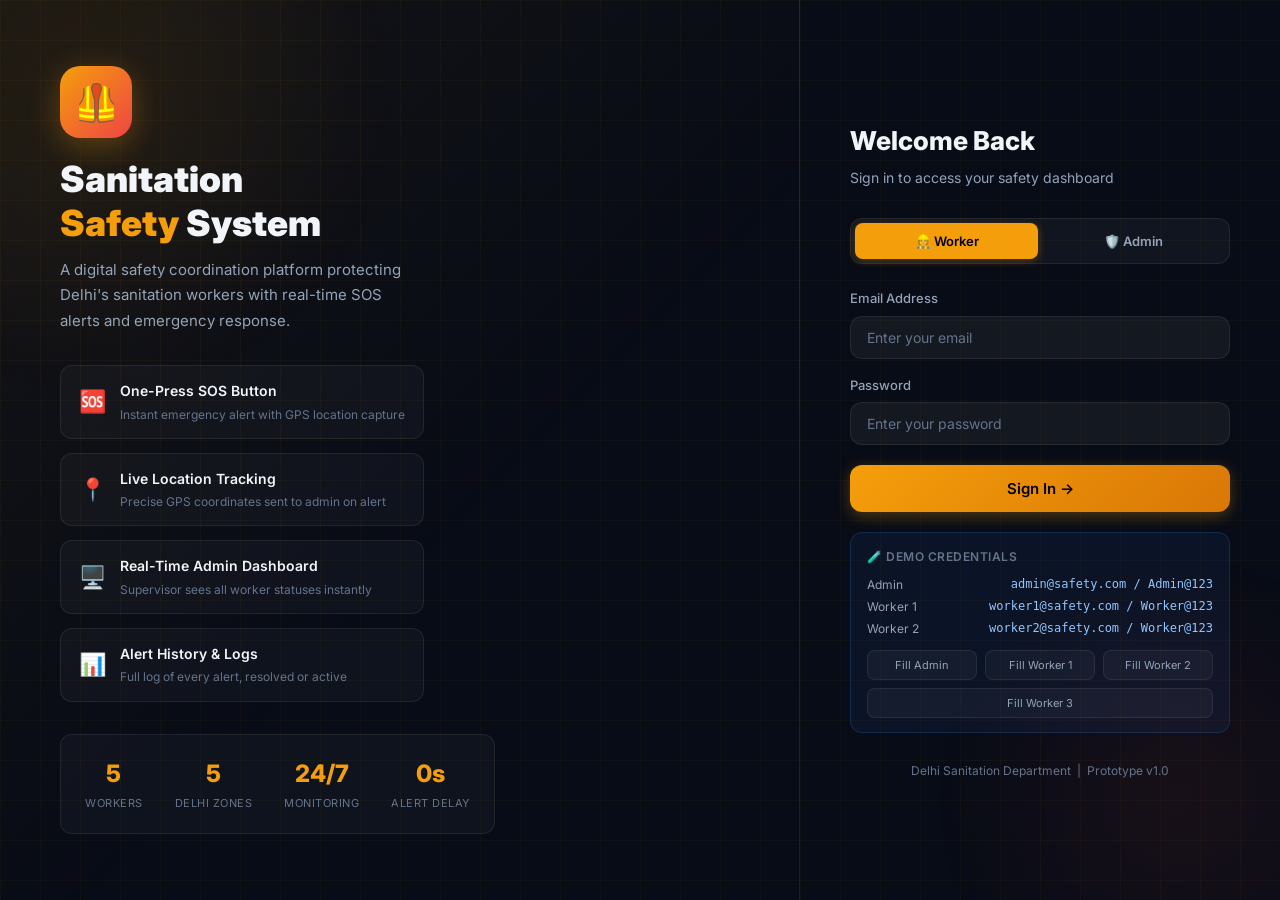
<file: index.html>
<!DOCTYPE html>
<html lang="en">
<head>
  <meta charset="UTF-8"/>
  <meta name="viewport" content="width=device-width, initial-scale=1.0"/>
  <title>Sanitation Worker Safety System — Login</title>
  <meta name="description" content="Digital safety coordination system for sanitation workers. SOS alerts, real-time tracking and emergency response."/>
  <link rel="stylesheet" href="css/style.css"/>
  <style>
    /* ── Login Page Specific ── */
    body { display:flex; flex-direction:column; min-height:100vh; overflow:hidden; }

    /* Animated background */
    .bg-grid {
      position:fixed; inset:0; z-index:0;
      background-image:
        linear-gradient(rgba(245,158,11,0.04) 1px, transparent 1px),
        linear-gradient(90deg, rgba(245,158,11,0.04) 1px, transparent 1px);
      background-size: 40px 40px;
      animation: gridMove 20s linear infinite;
    }
    @keyframes gridMove { to { background-position: 40px 40px; } }

    .bg-glow-1 { position:fixed; width:600px; height:600px; border-radius:50%; background:radial-gradient(circle, rgba(245,158,11,0.08) 0%, transparent 70%); top:-200px; left:-200px; z-index:0; animation:float1 8s ease-in-out infinite; }
    .bg-glow-2 { position:fixed; width:500px; height:500px; border-radius:50%; background:radial-gradient(circle, rgba(239,68,68,0.07) 0%, transparent 70%); bottom:-150px; right:-150px; z-index:0; animation:float2 10s ease-in-out infinite; }
    @keyframes float1 { 0%,100%{transform:translate(0,0)} 50%{transform:translate(30px,20px)} }
    @keyframes float2 { 0%,100%{transform:translate(0,0)} 50%{transform:translate(-20px,-30px)} }

    /* ── Main layout ── */
    .login-wrapper {
      position:relative; z-index:1;
      display:flex; min-height:100vh;
    }

    /* Left: branding */
    .login-left {
      flex:1; display:flex; flex-direction:column; justify-content:center; align-items:flex-start;
      padding:60px; gap:32px;
      background: linear-gradient(135deg, rgba(245,158,11,0.06) 0%, transparent 60%);
      border-right:1px solid var(--border);
    }
    .brand-logo {
      width:72px; height:72px;
      background:linear-gradient(135deg,#f59e0b,#ef4444);
      border-radius:20px;
      display:flex; align-items:center; justify-content:center;
      font-size:36px;
      box-shadow:0 8px 32px rgba(245,158,11,0.3);
    }
    .brand-title { font-size:36px; font-weight:900; line-height:1.2; }
    .brand-title span { color:#f59e0b; }
    .brand-sub { font-size:15px; color:var(--text-secondary); max-width:360px; line-height:1.7; }

    .feature-list { display:flex; flex-direction:column; gap:14px; }
    .feature-item {
      display:flex; align-items:center; gap:14px;
      padding:14px 18px;
      background:rgba(255,255,255,0.03);
      border:1px solid var(--border);
      border-radius:var(--radius-md);
      transition:var(--transition);
    }
    .feature-item:hover { background:rgba(255,255,255,0.06); border-color:var(--border-hover); }
    .feature-icon { font-size:22px; flex-shrink:0; }
    .feature-text .ft { font-size:14px; font-weight:600; }
    .feature-text .fs { font-size:12px; color:var(--text-muted); margin-top:2px; }

    .stats-bar { display:flex; gap:32px; padding:20px 24px; background:rgba(255,255,255,0.03); border:1px solid var(--border); border-radius:var(--radius-md); }
    .stat-bar-item { text-align:center; }
    .stat-bar-item .n { font-size:24px; font-weight:800; color:var(--color-primary); }
    .stat-bar-item .l { font-size:11px; color:var(--text-muted); text-transform:uppercase; letter-spacing:0.5px; margin-top:2px; }

    /* Right: login form */
    .login-right {
      width:480px; display:flex; flex-direction:column; justify-content:center; align-items:center;
      padding:60px 48px;
    }
    .login-card { width:100%; max-width:380px; }
    .login-card h2 { font-size:26px; font-weight:800; margin-bottom:6px; }
    .login-card .subtitle { font-size:14px; color:var(--text-secondary); margin-bottom:28px; }

    /* Role toggle */
    .role-toggle {
      display:flex; background:rgba(255,255,255,0.04); border:1px solid var(--border);
      border-radius:var(--radius-md); padding:4px; margin-bottom:24px; gap:4px;
    }
    .role-btn {
      flex:1; padding:10px; text-align:center; border-radius:var(--radius-sm);
      font-size:13px; font-weight:600; cursor:pointer; border:none; font-family:'Inter',sans-serif;
      background:transparent; color:var(--text-secondary); transition:var(--transition);
    }
    .role-btn.active { background:var(--color-primary); color:#000; box-shadow:0 2px 8px rgba(245,158,11,0.3); }

    .login-form { display:flex; flex-direction:column; gap:16px; }
    .login-btn { width:100%; padding:14px; font-size:15px; border-radius:var(--radius-md); margin-top:4px; }

    .demo-creds {
      margin-top:20px; padding:14px 16px;
      background:rgba(59,130,246,0.07); border:1px solid rgba(59,130,246,0.2);
      border-radius:var(--radius-md);
    }
    .demo-creds p { font-size:12px; color:var(--text-muted); margin-bottom:8px; font-weight:600; text-transform:uppercase; letter-spacing:0.5px; }
    .demo-row { display:flex; justify-content:space-between; font-size:12px; color:var(--text-secondary); margin:3px 0; }
    .demo-row code { color:#93c5fd; font-family:monospace; }

    .quick-fill {
      display:flex; gap:8px; margin-top:12px; flex-wrap:wrap;
    }
    .quick-fill button {
      flex:1; padding:7px 10px; font-size:11px; border-radius:var(--radius-sm);
      border:1px solid var(--border); background:rgba(255,255,255,0.04);
      color:var(--text-secondary); cursor:pointer; font-family:'Inter',sans-serif;
      transition:var(--transition); white-space:nowrap;
    }
    .quick-fill button:hover { background:rgba(255,255,255,0.08); color:var(--text-primary); }

    .login-footer { margin-top:28px; text-align:center; font-size:12px; color:var(--text-muted); }

    /* Responsive */
    @media(max-width:900px) {
      .login-left { display:none; }
      .login-right { width:100%; padding:40px 24px; }
    }
  </style>
</head>
<body>
  <div class="bg-grid"></div>
  <div class="bg-glow-1"></div>
  <div class="bg-glow-2"></div>

  <div class="login-wrapper">
    <!-- Left Branding Panel -->
    <div class="login-left">
      <div>
        <div class="brand-logo">🦺</div>
        <h1 class="brand-title" style="margin-top:20px">Sanitation<br><span>Safety</span> System</h1>
        <p class="brand-sub" style="margin-top:12px">A digital safety coordination platform protecting Delhi's sanitation workers with real-time SOS alerts and emergency response.</p>
      </div>

      <div class="feature-list">
        <div class="feature-item">
          <div class="feature-icon">🆘</div>
          <div class="feature-text">
            <div class="ft">One-Press SOS Button</div>
            <div class="fs">Instant emergency alert with GPS location capture</div>
          </div>
        </div>
        <div class="feature-item">
          <div class="feature-icon">📍</div>
          <div class="feature-text">
            <div class="ft">Live Location Tracking</div>
            <div class="fs">Precise GPS coordinates sent to admin on alert</div>
          </div>
        </div>
        <div class="feature-item">
          <div class="feature-icon">🖥️</div>
          <div class="feature-text">
            <div class="ft">Real-Time Admin Dashboard</div>
            <div class="fs">Supervisor sees all worker statuses instantly</div>
          </div>
        </div>
        <div class="feature-item">
          <div class="feature-icon">📊</div>
          <div class="feature-text">
            <div class="ft">Alert History & Logs</div>
            <div class="fs">Full log of every alert, resolved or active</div>
          </div>
        </div>
      </div>

      <div class="stats-bar">
        <div class="stat-bar-item"><div class="n">5</div><div class="l">Workers</div></div>
        <div class="stat-bar-item"><div class="n">5</div><div class="l">Delhi Zones</div></div>
        <div class="stat-bar-item"><div class="n">24/7</div><div class="l">Monitoring</div></div>
        <div class="stat-bar-item"><div class="n">0s</div><div class="l">Alert Delay</div></div>
      </div>
    </div>

    <!-- Right Login Panel -->
    <div class="login-right">
      <div class="login-card">
        <h2>Welcome Back</h2>
        <p class="subtitle">Sign in to access your safety dashboard</p>

        <!-- Role Toggle -->
        <div class="role-toggle">
          <button class="role-btn active" id="role-worker" onclick="setRole('worker')">👷 Worker</button>
          <button class="role-btn"        id="role-admin"  onclick="setRole('admin')">🛡️ Admin</button>
        </div>

        <!-- Login Form -->
        <form class="login-form" onsubmit="handleLogin(event)">
          <div class="form-group">
            <label class="form-label" for="email">Email Address</label>
            <input class="form-input" type="email" id="email" placeholder="Enter your email" required autocomplete="email"/>
          </div>
          <div class="form-group">
            <label class="form-label" for="password">Password</label>
            <input class="form-input" type="password" id="password" placeholder="Enter your password" required autocomplete="current-password"/>
          </div>
          <div id="login-error" class="alert alert-error hidden"></div>
          <button class="btn btn-primary login-btn" type="submit" id="login-btn">Sign In →</button>
        </form>

        <!-- Demo Credentials Box -->
        <div class="demo-creds">
          <p>🧪 Demo Credentials</p>
          <div class="demo-row"><span>Admin</span><code>admin@safety.com / Admin@123</code></div>
          <div class="demo-row"><span>Worker 1</span><code>worker1@safety.com / Worker@123</code></div>
          <div class="demo-row"><span>Worker 2</span><code>worker2@safety.com / Worker@123</code></div>
          <div class="quick-fill">
            <button onclick="fillAdmin()">Fill Admin</button>
            <button onclick="fillWorker(1)">Fill Worker 1</button>
            <button onclick="fillWorker(2)">Fill Worker 2</button>
            <button onclick="fillWorker(3)">Fill Worker 3</button>
          </div>
        </div>

        <p class="login-footer">Delhi Sanitation Department &nbsp;|&nbsp; Prototype v1.0</p>
      </div>
    </div>
  </div>

  <div id="notification" class="notification hidden"></div>

  <script src="js/auth.js"></script>
  <script>
    let selectedRole = 'worker';

    function setRole(role) {
      selectedRole = role;
      document.getElementById('role-worker').classList.toggle('active', role === 'worker');
      document.getElementById('role-admin').classList.toggle('active', role === 'admin');
    }

    function handleLogin(e) {
      e.preventDefault();
      const email    = document.getElementById('email').value;
      const password = document.getElementById('password').value;
      const errEl    = document.getElementById('login-error');
      const btn      = document.getElementById('login-btn');

      btn.disabled     = true;
      btn.textContent  = 'Signing in…';
      errEl.classList.add('hidden');

      setTimeout(() => {
        const result = login(email, password, selectedRole);
        if (result.success) {
          btn.textContent = '✅ Redirecting…';
          window.location.href = result.role === 'admin' ? 'admin-panel.html' : 'worker-dashboard.html';
        } else {
          errEl.textContent = '❌ ' + result.error;
          errEl.classList.remove('hidden');
          btn.disabled    = false;
          btn.textContent = 'Sign In →';
        }
      }, 600);
    }

    function fillAdmin()     { setRole('admin');  document.getElementById('email').value='admin@safety.com';   document.getElementById('password').value='Admin@123'; }
    function fillWorker(n)   { setRole('worker'); document.getElementById('email').value=`worker${n}@safety.com`; document.getElementById('password').value='Worker@123'; }

    // Redirect if already logged in
    const s = getSession();
    if (s) window.location.href = s.role === 'admin' ? 'admin-panel.html' : 'worker-dashboard.html';
  </script>
</body>
</html>
</file>
<file: css/style.css>
@import url('https://fonts.googleapis.com/css2?family=Inter:wght@300;400;500;600;700;800;900&display=swap');

:root {
  --bg-primary: #080c16;
  --bg-secondary: #0d1225;
  --bg-card: rgba(255, 255, 255, 0.04);
  --bg-card-hover: rgba(255, 255, 255, 0.07);
  --border: rgba(255, 255, 255, 0.08);
  --border-hover: rgba(255, 255, 255, 0.18);

  --color-safe: #10b981;
  --color-emergency: #ef4444;
  --color-offline: #6b7280;
  --color-warning: #f59e0b;
  --color-primary: #f59e0b;
  --color-blue: #3b82f6;

  --text-primary: #f1f5f9;
  --text-secondary: #94a3b8;
  --text-muted: #64748b;

  --radius-sm: 8px;
  --radius-md: 12px;
  --radius-lg: 16px;
  --radius-xl: 24px;
  --radius-full: 9999px;

  --transition: all 0.2s ease;
  --transition-slow: all 0.4s ease;
}

* { margin: 0; padding: 0; box-sizing: border-box; }

html { scroll-behavior: smooth; }

body {
  font-family: 'Inter', sans-serif;
  background: var(--bg-primary);
  color: var(--text-primary);
  min-height: 100vh;
  line-height: 1.6;
}

::-webkit-scrollbar { width: 5px; }
::-webkit-scrollbar-track { background: var(--bg-primary); }
::-webkit-scrollbar-thumb { background: var(--border-hover); border-radius: 3px; }

/* ── Glass Card ── */
.glass-card {
  background: var(--bg-card);
  border: 1px solid var(--border);
  border-radius: var(--radius-lg);
  backdrop-filter: blur(20px);
  -webkit-backdrop-filter: blur(20px);
}

/* ── Status Badges ── */
.status-badge {
  display: inline-flex;
  align-items: center;
  gap: 6px;
  padding: 5px 14px;
  border-radius: var(--radius-full);
  font-size: 12px;
  font-weight: 700;
  text-transform: uppercase;
  letter-spacing: 0.6px;
}
.status-badge.safe {
  background: rgba(16,185,129,0.15);
  color: var(--color-safe);
  border: 1px solid rgba(16,185,129,0.35);
}
.status-badge.emergency {
  background: rgba(239,68,68,0.15);
  color: var(--color-emergency);
  border: 1px solid rgba(239,68,68,0.35);
  animation: pulse-border 1.2s infinite;
}
.status-badge.offline {
  background: rgba(107,114,128,0.15);
  color: var(--color-offline);
  border: 1px solid rgba(107,114,128,0.3);
}

@keyframes pulse-border {
  0%,100% { box-shadow: 0 0 0 0 rgba(239,68,68,0.5); }
  50%      { box-shadow: 0 0 0 7px rgba(239,68,68,0); }
}

/* ── Buttons ── */
.btn {
  display: inline-flex;
  align-items: center;
  justify-content: center;
  gap: 8px;
  padding: 11px 22px;
  border-radius: var(--radius-md);
  font-family: 'Inter', sans-serif;
  font-size: 14px;
  font-weight: 600;
  cursor: pointer;
  border: none;
  transition: var(--transition);
  text-decoration: none;
  white-space: nowrap;
}
.btn:disabled { opacity: 0.6; cursor: not-allowed; transform: none !important; }
.btn-primary {
  background: linear-gradient(135deg,#f59e0b,#d97706);
  color: #000;
  box-shadow: 0 4px 15px rgba(245,158,11,0.3);
}
.btn-primary:hover:not(:disabled) { transform: translateY(-2px); box-shadow: 0 8px 25px rgba(245,158,11,0.4); }
.btn-danger {
  background: linear-gradient(135deg,#ef4444,#dc2626);
  color: #fff;
  box-shadow: 0 4px 15px rgba(239,68,68,0.3);
}
.btn-danger:hover:not(:disabled) { transform: translateY(-2px); box-shadow: 0 8px 25px rgba(239,68,68,0.45); }
.btn-success {
  background: linear-gradient(135deg,#10b981,#059669);
  color: #fff;
  box-shadow: 0 4px 15px rgba(16,185,129,0.3);
}
.btn-success:hover:not(:disabled) { transform: translateY(-2px); box-shadow: 0 8px 25px rgba(16,185,129,0.4); }
.btn-ghost {
  background: transparent;
  color: var(--text-secondary);
  border: 1px solid var(--border);
}
.btn-ghost:hover:not(:disabled) {
  background: var(--bg-card-hover);
  border-color: var(--border-hover);
  color: var(--text-primary);
}
.btn-sm { padding: 7px 14px; font-size: 12px; }

/* ── Form ── */
.form-group { display: flex; flex-direction: column; gap: 7px; }
.form-label { font-size: 13px; font-weight: 500; color: var(--text-secondary); }
.form-input {
  background: rgba(255,255,255,0.05);
  border: 1px solid var(--border);
  border-radius: var(--radius-md);
  padding: 12px 16px;
  color: var(--text-primary);
  font-family: 'Inter', sans-serif;
  font-size: 14px;
  transition: var(--transition);
  outline: none;
  width: 100%;
}
.form-input:focus {
  border-color: var(--color-primary);
  box-shadow: 0 0 0 3px rgba(245,158,11,0.15);
  background: rgba(255,255,255,0.07);
}
.form-input::placeholder { color: var(--text-muted); }

/* ── Inline Alerts ── */
.alert {
  padding: 12px 16px;
  border-radius: var(--radius-md);
  font-size: 14px;
  font-weight: 500;
  display: flex;
  align-items: center;
  gap: 8px;
}
.alert-error  { background: rgba(239,68,68,0.1); border:1px solid rgba(239,68,68,0.3); color:#fca5a5; }
.alert-success{ background: rgba(16,185,129,0.1); border:1px solid rgba(16,185,129,0.3); color:#6ee7b7; }
.alert-info   { background: rgba(59,130,246,0.1); border:1px solid rgba(59,130,246,0.3); color:#93c5fd; }

/* ── Notification Toast ── */
.notification {
  position: fixed;
  top: 20px;
  right: 20px;
  z-index: 9999;
  padding: 14px 20px;
  border-radius: var(--radius-md);
  font-size: 14px;
  font-weight: 600;
  max-width: 360px;
  box-shadow: 0 8px 32px rgba(0,0,0,0.5);
  animation: slideIn 0.3s ease;
  display: flex;
  align-items: center;
  gap: 10px;
}
.notification.info      { background:#1e3a5f; border:1px solid #3b82f6; color:#93c5fd; }
.notification.success   { background:#064e3b; border:1px solid #10b981; color:#6ee7b7; }
.notification.warning   { background:#451a03; border:1px solid #f59e0b; color:#fcd34d; }
.notification.emergency { background:#450a0a; border:1px solid #ef4444; color:#fca5a5; animation: slideIn 0.3s ease, shake 0.5s ease 0.3s; }
.notification.hidden    { display: none; }

@keyframes slideIn {
  from { transform: translateX(120%); opacity: 0; }
  to   { transform: translateX(0);    opacity: 1; }
}
@keyframes shake {
  0%,100% { transform: translateX(0); }
  25%      { transform: translateX(-6px); }
  75%      { transform: translateX(6px); }
}

/* ── Nav Bar ── */
.navbar {
  display: flex;
  align-items: center;
  justify-content: space-between;
  padding: 14px 28px;
  background: rgba(8,12,22,0.9);
  border-bottom: 1px solid var(--border);
  backdrop-filter: blur(12px);
  position: sticky;
  top: 0;
  z-index: 100;
}
.navbar-brand {
  display: flex;
  align-items: center;
  gap: 10px;
  font-size: 18px;
  font-weight: 800;
  color: var(--text-primary);
  text-decoration: none;
}
.navbar-brand .logo-icon {
  width: 36px; height: 36px;
  background: linear-gradient(135deg,#f59e0b,#ef4444);
  border-radius: 8px;
  display: flex; align-items: center; justify-content: center;
  font-size: 18px;
}
.navbar-right { display: flex; align-items: center; gap: 14px; }
.navbar-user { font-size: 13px; color: var(--text-secondary); }
.navbar-user span { color: var(--text-primary); font-weight: 600; }

/* ── Utilities ── */
.hidden  { display: none !important; }
.text-center { text-align: center; }
.divider { height: 1px; background: var(--border); margin: 20px 0; }
.no-data { color: var(--text-muted); font-size: 13px; text-align: center; padding: 24px; }
.dot { width: 8px; height: 8px; border-radius: 50%; display: inline-block; }
.dot.safe      { background: var(--color-safe); box-shadow: 0 0 6px var(--color-safe); }
.dot.emergency { background: var(--color-emergency); box-shadow: 0 0 6px var(--color-emergency); animation: blink 1s infinite; }
.dot.offline   { background: var(--color-offline); }
@keyframes blink { 0%,100%{opacity:1} 50%{opacity:0.3} }

/* ── Responsive ── */
@media (max-width: 768px) {
  .navbar { padding: 12px 16px; }
  .navbar-user { display: none; }
}
</file>
